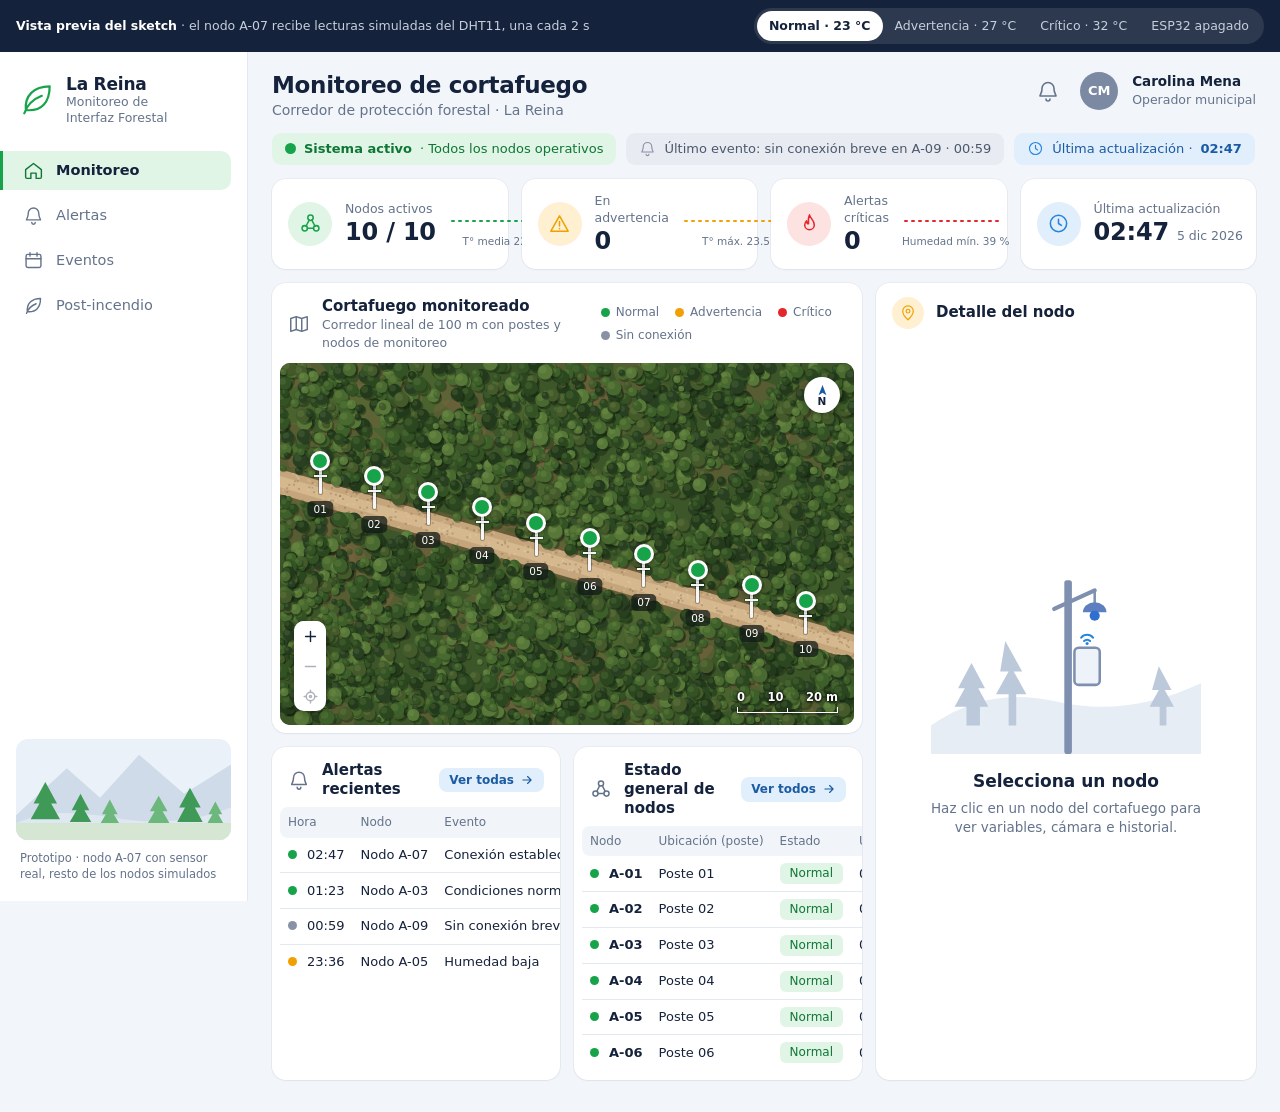
<file: Codigo/Cortafuego La Reina.html>
<!doctype html><html><head><meta charset=utf8><meta name=viewport content="width=device-width,initial-scale=1,viewport-fit=cover"><style>:root{color-scheme:light;box-sizing:border-box;padding-top:env(safe-area-inset-top,0px);padding-bottom:env(safe-area-inset-bottom,0px)}html{scroll-padding-top:env(safe-area-inset-top,0px)}body{margin:0;padding:0;font:14px -apple-system,BlinkMacSystemFont,sans-serif;background:#faf9f5;color:#141413}img{max-width:100%}[hidden]:not([hidden=until-found i]){display:none!important}</style></head><body>
<title>Cortafuego La Reina</title>
<style>
/* Layout: barra lateral fija + columna principal (chips, KPIs, mapa con tablas debajo, panel de detalle a la derecha) */
:root{
  --bg:#f2f6fb; --panel:#ffffff; --ink:#15223b; --muted:#64738a; --line:#e2e9f1; --soft:#f1f5fa;
  --ok:#17a34a; --ok-bg:#e1f5e6; --ok-ink:#0f7636;
  --warn:#f0a000; --warn-bg:#fff0d1; --warn-ink:#935700;
  --crit:#e5252c; --crit-bg:#fde2e2; --crit-ink:#b8151c;
  --off:#8892a4; --off-bg:#e8ecf2; --off-ink:#4c586b;
  --info:#2484df; --info-bg:#e1eefc; --info-ink:#1a5ba3;
  --r:14px;
  --font:"Segoe UI","Noto Sans",system-ui,-apple-system,"Helvetica Neue",Arial,sans-serif;
}
*{box-sizing:border-box}
[hidden]{display:none!important}
html{-webkit-text-size-adjust:100%}
body{margin:0;background:var(--bg);color:var(--ink);font:14px/1.4 var(--font)}
button{font:inherit;color:inherit}
h1,h2,h3,h4,p{margin:0}
h1,h2,h3,h4,b{font-weight:600}
.ic{width:24px;height:24px;fill:none;stroke:currentColor;stroke-width:1.6;stroke-linecap:round;stroke-linejoin:round;flex:none}
:focus-visible{outline:3px solid var(--info);outline-offset:2px}

/* tonos de estado: cada uno define color, fondo y tinta */
.t-ok{--c:var(--ok);--cb:var(--ok-bg);--ci:var(--ok-ink)}
.t-warn{--c:var(--warn);--cb:var(--warn-bg);--ci:var(--warn-ink)}
.t-crit{--c:var(--crit);--cb:var(--crit-bg);--ci:var(--crit-ink)}
.t-off{--c:var(--off);--cb:var(--off-bg);--ci:var(--off-ink)}
.t-info{--c:var(--info);--cb:var(--info-bg);--ci:var(--info-ink)}
.dot{display:inline-flex;align-items:center;justify-content:center;width:12px;height:12px;border-radius:50%;background:var(--c);flex:none;color:#fff;font:600 10px/1 var(--font);font-style:normal}
.pill{display:inline-block;padding:2px 10px;border-radius:6px;background:var(--cb);color:var(--ci);font-size:12px;white-space:nowrap}
.badge{min-width:19px;height:19px;border-radius:10px;background:var(--crit);color:#fff;font-size:11px;font-weight:600;display:inline-flex;align-items:center;justify-content:center;padding:0 6px}

.app{display:grid;grid-template-columns:248px minmax(0,1fr);min-height:100vh}

/* ---------- barra lateral ---------- */
.side{background:var(--panel);border-right:1px solid var(--line);padding:22px 0 18px;display:flex;flex-direction:column;position:sticky;top:0;height:100vh}
.brand{display:flex;gap:10px;align-items:center;padding:0 18px;margin-bottom:26px}
.brand svg{width:38px;height:38px;color:var(--ok);stroke-width:1.4}
.brand b{display:block;font-size:17px;letter-spacing:-.2px;line-height:1.2}
.brand span{display:block;font-size:12.5px;color:var(--muted);line-height:1.25}
.nav{display:flex;flex-direction:column;gap:6px;padding-right:16px}
.nav button{display:flex;align-items:center;gap:12px;border:0;border-left:3px solid transparent;background:none;padding:9px 14px 9px 20px;border-radius:0 10px 10px 0;cursor:pointer;font-size:14.5px;color:var(--muted);text-align:left}
.nav button:hover{background:var(--soft)}
.nav button.on{background:var(--ok-bg);color:var(--ink);font-weight:600;border-left-color:var(--ok)}
.nav button.on .ic{color:var(--ok-ink)}
.nav .ic{width:21px;height:21px}
.nav .badge{margin-left:auto}
.sideFoot{margin-top:auto;padding:0 16px}
.sideFoot svg{width:100%;height:auto;display:block;border-radius:12px}
.sideFoot p{font-size:11.5px;color:var(--muted);margin:10px 4px 0}

/* ---------- cabecera ---------- */
.main{padding:20px 24px 32px;min-width:0}
.top{display:flex;align-items:flex-start;justify-content:space-between;gap:16px;margin-bottom:12px}
.top h1{font-size:23px;line-height:1.15;letter-spacing:-.3px;text-wrap:balance}
.top p{margin-top:3px;font-size:14px;color:var(--muted)}
.who{display:flex;align-items:center;gap:14px;flex:none}
.bell{position:relative;border:0;background:none;cursor:pointer;padding:6px;border-radius:10px;color:var(--muted);display:flex}
.bell .ic{width:24px;height:24px}
.bell .badge{position:absolute;top:-3px;right:-5px}
.avatar{width:38px;height:38px;font-size:13px;border-radius:50%;background:#7b89a2;color:#fff;font-weight:600;display:flex;align-items:center;justify-content:center;flex:none}
.who b{display:block;font-size:13.5px}
.who small{color:var(--muted);font-size:12.5px}
.chips{display:flex;flex-wrap:wrap;gap:10px;margin-bottom:14px}
.chip{display:inline-flex;align-items:center;gap:8px;padding:7px 13px;border-radius:9px;font-size:13px;background:var(--cb);color:var(--ci);min-width:0}
.chip .ic{width:17px;height:17px;color:var(--c)}
.chip b{font-weight:600}
.chip .dot{width:11px;height:11px}

/* ---------- tarjetas ---------- */
.card{background:var(--panel);border-radius:var(--r);box-shadow:0 1px 2px rgba(21,34,59,.05),0 0 0 1px rgba(21,34,59,.04);min-width:0}
.kpis{display:grid;grid-template-columns:repeat(4,minmax(0,1fr));gap:14px;margin-bottom:14px}
.kpi{display:flex;align-items:center;gap:13px;padding:13px 16px}
.ico{width:44px;height:44px;border-radius:50%;background:var(--cb);color:var(--c);display:flex;align-items:center;justify-content:center;flex:none}
.ico .ic{width:23px;height:23px}
.ico.sm{width:32px;height:32px}
.ico.sm .ic{width:18px;height:18px}
.kpi .lab{font-size:12.5px;color:var(--muted)}
.kpi .num{font-size:24px;font-weight:600;line-height:1.2;letter-spacing:-.2px;font-variant-numeric:tabular-nums;white-space:nowrap}
.kpi .fecha{font-size:12.5px;letter-spacing:0;color:var(--muted);margin-left:8px;font-weight:400;white-space:nowrap}
.sp{margin-left:auto;text-align:right;flex:none}
.sp svg{width:104px;height:34px;display:block}
.sp small{font-size:10.5px;color:var(--muted);white-space:nowrap}

.board{display:grid;grid-template-columns:minmax(0,1fr) 380px;gap:14px;align-items:stretch}
.left{display:grid;gap:14px;min-width:0;align-content:start}
.tables{display:grid;grid-template-columns:1fr 1fr;gap:14px}
.cardHead{display:flex;align-items:center;gap:12px;padding:14px 16px 8px}
.cardHead>.ic{width:22px;height:22px;color:var(--muted)}
.cardHead h2{font-size:15px;line-height:1.25}
.cardHead p{margin-top:1px;font-size:12.5px;color:var(--muted)}
.legend{margin-left:auto;display:flex;flex-wrap:wrap;gap:6px 16px;font-size:12px;color:var(--muted)}
.legend span{display:inline-flex;align-items:center;gap:6px}
.legend .dot{width:9px;height:9px}
.link{margin-left:auto;border:0;background:var(--info-bg);color:var(--info-ink);border-radius:8px;padding:4px 10px;font-size:12px;font-weight:600;cursor:pointer;display:inline-flex;gap:6px;align-items:center;white-space:nowrap}
.link .ic{width:14px;height:14px;stroke-width:2}

/* ---------- mapa ---------- */
.map{position:relative;margin:4px 8px 8px;height:362px;border-radius:10px;overflow:hidden;background:#3d5629;touch-action:pan-y;user-select:none;-webkit-user-select:none}
.map.zoomed{touch-action:none;cursor:grab}
.mapInner{position:absolute;left:0;top:0;width:100%;height:100%}
.mapInner canvas{position:absolute;left:0;top:0;width:100%;height:100%;display:block}
.capa{position:absolute;left:0;top:0;width:100%;height:100%}
.poste{position:absolute;width:0;height:0;padding:0;border:0;background:none;cursor:pointer;z-index:1}
.poste:focus{outline:none}
.poste:hover,.poste:focus-visible{z-index:4}
.poste.sel{z-index:3}
.palo{position:absolute;left:-1.5px;bottom:0;width:3px;height:44px;background:#f4f6f8;border-radius:2px;box-shadow:0 0 0 1px rgba(0,0,0,.28)}
.palo:before{content:"";position:absolute;left:-5px;top:9px;width:13px;height:2px;background:#f4f6f8;box-shadow:0 0 0 1px rgba(0,0,0,.2)}
.pin{position:absolute;left:-10px;bottom:39px;display:flex;align-items:center;gap:7px;background:#fff;color:var(--ink);border-radius:11px;padding:3px;font-size:11.5px;font-weight:600;white-space:nowrap;box-shadow:0 1px 5px rgba(0,0,0,.4)}
.pin .dot{width:14px;height:14px;font-size:10px}
.pin b{display:none;padding-right:7px}
.poste.lbl .pin b,.poste:hover .pin b,.poste:focus-visible .pin b{display:block}
.poste:not(.lbl) .palo{height:28px}
.poste:not(.lbl) .pin{bottom:23px}
.poste.sel .pin{box-shadow:0 0 0 2.5px var(--c),0 2px 8px rgba(0,0,0,.45)}
.poste:focus-visible .pin{outline:3px solid #fff;outline-offset:3px}
.pl{position:absolute;top:7px;left:0;transform:translateX(-50%);background:rgba(18,26,22,.74);color:#fff;font-size:10.5px;padding:1px 6px;border-radius:5px;white-space:nowrap}
.zoom{position:absolute;left:14px;bottom:14px;display:flex;flex-direction:column;background:#fff;border-radius:10px;box-shadow:0 2px 8px rgba(0,0,0,.35);overflow:hidden;z-index:5}
.zoom button{width:32px;height:30px;border:0;background:#fff;cursor:pointer;display:flex;align-items:center;justify-content:center}
.zoom button:hover{background:var(--soft)}
.zoom button:disabled{opacity:.35;cursor:default}
.zoom .ic{width:17px;height:17px;stroke-width:2}
.norte{position:absolute;right:14px;top:14px;width:36px;height:36px;border-radius:50%;background:#fff;box-shadow:0 2px 8px rgba(0,0,0,.35);display:flex;flex-direction:column;align-items:center;justify-content:center;font-size:10.5px;font-weight:600;line-height:1;z-index:5}
.norte svg{width:11px;height:11px;fill:var(--info-ink)}
.escala{position:absolute;right:16px;bottom:12px;color:#fff;font-size:11.5px;font-weight:600;text-shadow:0 1px 3px #000,0 0 2px #000;z-index:5}
.nums{display:flex;justify-content:space-between;margin-bottom:2px}
.barra{height:6px;border:1.5px solid #fff;border-top:0;position:relative;filter:drop-shadow(0 1px 1px rgba(0,0,0,.7))}
.barra:after{content:"";position:absolute;left:50%;bottom:0;width:1.5px;height:4px;margin-left:-1px;background:#fff}

/* ---------- tablas ---------- */
.tw{overflow-x:auto;padding:0 8px 10px}
table{width:100%;border-collapse:collapse;font-size:13px}
th{font-weight:400;color:var(--muted);font-size:12px;text-align:left;padding:7px 8px;background:var(--soft);white-space:nowrap}
th:first-child{border-radius:8px 0 0 8px}
th:last-child{border-radius:0 8px 8px 0}
td{padding:7px 8px;border-bottom:1px solid var(--line);white-space:nowrap;font-variant-numeric:tabular-nums}
tr:last-child td{border-bottom:0}
td .dot{width:9px;height:9px;vertical-align:0;margin-right:10px}
tr.clic{cursor:pointer}
tr.clic:hover td,tr.clic.sel td{background:var(--soft)}
td.nada{color:var(--muted);padding:18px 8px;white-space:normal}

/* ---------- panel de detalle ---------- */
.detalle{display:flex;flex-direction:column}
.x{margin-left:auto;border:0;background:var(--soft);border-radius:8px;width:32px;height:32px;cursor:pointer;display:flex;align-items:center;justify-content:center}
.x .ic{width:18px;height:18px}
.vacio{flex:1;display:flex;flex-direction:column;align-items:center;justify-content:center;text-align:center;padding:16px 28px 36px}
.vacio svg{width:100%;max-width:270px;height:auto}
.vacio h3{margin:16px 0 5px;font-size:17px}
.vacio p{color:var(--muted);font-size:13.5px;max-width:32ch}
.ficha{padding:2px 16px 16px;display:grid;gap:12px}
.fichaTop{display:flex;align-items:center;gap:10px;flex-wrap:wrap}
.fichaTop h3{font-size:18px}
.meta{font-size:12.5px;color:var(--muted);margin-top:-6px}
.vars{display:grid;grid-template-columns:1fr 1fr;gap:8px}
.var{background:var(--soft);border-radius:10px;padding:10px 12px;min-width:0}
.var span{display:block;font-size:11.5px;color:var(--muted)}
.var b{font-size:19px;font-variant-numeric:tabular-nums}
.var b small{font-size:12px;font-weight:400}
.var.pend b{color:#a2acbc;font-weight:400}
.var em{display:block;font-style:normal;font-size:11px;color:var(--muted)}
.graf h4{font-size:12.5px;font-weight:600;display:flex;justify-content:space-between;gap:8px;margin-bottom:2px}
.graf h4 span{font-weight:400;color:var(--muted);font-variant-numeric:tabular-nums}
.graf svg{width:100%;height:auto;display:block;touch-action:pan-y}
.ax{font-size:10.5px;fill:var(--muted)}
.nota{font-size:13px;color:var(--muted);padding:8px 0}
.cam{border-radius:10px;background:#1c2637;color:#b9c3d3;padding:14px;text-align:center;font-size:12.5px}
.cam b{display:block;color:#fff;font-size:13px;margin-bottom:2px}
.hist{list-style:none;margin:0;padding:0;font-size:12.5px}
.hist .dot{width:9px;height:9px}
.hist li{display:flex;align-items:center;gap:10px;padding:6px 0;border-bottom:1px solid var(--line)}
.hist li:last-child{border-bottom:0}
.hist time{color:var(--muted);font-variant-numeric:tabular-nums}

/* ---------- otras vistas ---------- */
.dos{display:grid;grid-template-columns:1.2fr .8fr;gap:14px;align-items:start}
.lista{padding:0 16px 14px;display:grid;gap:8px}
.alerta{display:flex;align-items:center;gap:12px;flex-wrap:wrap;background:var(--cb);border-radius:10px;padding:12px 14px}
.alerta b{font-size:14px}
.alerta span{font-size:12.5px;color:var(--ci)}
.alerta .link{background:#fff}
.pasos{margin:0;padding:4px 16px 16px;list-style:none;counter-reset:p;display:grid;gap:12px}
.pasos li{counter-increment:p;display:grid;grid-template-columns:26px 1fr;gap:12px;font-size:12.5px;color:var(--muted)}
.pasos li:before{content:counter(p);width:26px;height:26px;font-size:12px;border-radius:50%;background:var(--ok-bg);color:var(--ok-ink);font-weight:600;display:flex;align-items:center;justify-content:center}
.pasos b{display:block;color:var(--ink);font-size:13.5px}
.comp{padding:0 16px 14px}
.metric{display:flex;justify-content:space-between;gap:12px;border-top:1px solid var(--line);padding:9px 0;font-size:13px}
.metric:first-child{border-top:0}
.metric b{color:#a2acbc;font-weight:400}
.texto{padding:0 16px 16px;font-size:13px;color:var(--muted);max-width:75ch}

@media(max-width:1180px){
  .board{grid-template-columns:minmax(0,1fr)}
  .left{display:contents}
  .detalle{order:2}
  .tables{order:3}
  .kpis{grid-template-columns:1fr 1fr}
  .vacio svg{max-width:240px}
}
@media(max-width:820px){
  .app{display:block}
  .side{position:static;height:auto;padding:12px 0 8px;border-right:0;border-bottom:1px solid var(--line)}
  .brand{margin-bottom:10px;padding:0 16px}
  .brand svg{width:30px;height:30px}
  .brand b{font-size:15.5px}
  .brand span{font-size:12px}
  .nav{flex-direction:row;gap:4px;padding:0 12px;overflow-x:auto}
  .nav button{border-left:0;border-radius:10px;padding:8px 12px;font-size:13.5px;gap:8px;white-space:nowrap}
  .nav .ic{width:18px;height:18px}
  .nav .badge{margin-left:2px}
  .sideFoot{display:none}
  .main{padding:16px}
  .top h1{font-size:20px}
  .top p{font-size:13px}
  .who div{display:none}
  .tables,.dos{grid-template-columns:minmax(0,1fr)}
  .map{height:300px}
  .cardHead{flex-wrap:wrap}
  .legend{margin-left:0;width:100%}
}
@media(max-width:520px){
  .kpis{grid-template-columns:minmax(0,1fr)}
  .chip{width:100%}
  .nav{display:grid;grid-template-columns:1fr 1fr}
  th,td{padding:7px 5px;white-space:normal}
  td .dot{margin-right:6px}
  td:first-child,td:last-child{white-space:nowrap}
}
</style>
<style>
/* ---- solo vista previa: no es parte del sketch ---- */
.preview{display:flex;flex-wrap:wrap;gap:8px 16px;align-items:center;justify-content:space-between;padding:8px 16px;background:var(--ink);color:#c6cfdd;font-size:12.5px}
.preview b{color:#fff;font-weight:600}
.seg{display:inline-flex;flex-wrap:wrap;background:rgba(255,255,255,.1);border-radius:999px;padding:3px}
.seg button{color:#c6cfdd;background:none;border:0;border-radius:999px;padding:6px 12px;cursor:pointer;font-size:12.5px}
.seg button[aria-pressed="true"]{background:#fff;color:var(--ink);font-weight:600}
.seg button:focus-visible{outline-color:#fff}
@media(min-width:821px){.app{min-height:calc(100vh - 51px)}.side{height:calc(100vh - 51px)}}
</style>




<svg width="0" height="0" style="position:absolute" aria-hidden="true">
  <symbol id="i-home" viewBox="0 0 24 24"><path d="M3 11l9-7 9 7v8.5a1.5 1.5 0 0 1-1.5 1.5H15v-6H9v6H4.5A1.5 1.5 0 0 1 3 19.500z"/></symbol>
  <symbol id="i-bell" viewBox="0 0 24 24"><path d="M6 9.500a6 6 0 0 1 12 0c0 5 2 6 2 7.500H4c0-1.500 2-2.500 2-7.500zM10 20a2 2 0 0 0 4 0"/></symbol>
  <symbol id="i-cal" viewBox="0 0 24 24"><rect x="3.500" y="5" width="17" height="15" rx="2"/><path d="M3.500 10h17M8 3v4M16 3v4"/></symbol>
  <symbol id="i-leaf" viewBox="0 0 24 24"><path d="M5 19C4 10 10 4 20 4c0 10-5 16-15 15zM4 21c2-6 6-9 11-11"/></symbol>
  <symbol id="i-nodes" viewBox="0 0 24 24"><circle cx="12" cy="6" r="2.800"/><circle cx="6" cy="17" r="2.800"/><circle cx="18" cy="17" r="2.800"/><path d="M10.600 8.400L7.400 14.600M13.400 8.400l3.200 6.200M8.800 17h6.400"/></symbol>
  <symbol id="i-warn" viewBox="0 0 24 24"><path d="M12 4l9 16H3zM12 10v4.500M12 17.300v.200"/></symbol>
  <symbol id="i-fire" viewBox="0 0 24 24"><path d="M12 3c1 4 5 5.500 5 10.500a5 5 0 0 1-10 0c0-2 1-3.200 2-4.200 0 2 1 3 2 3 0-3-1-5.300 1-9.300z"/></symbol>
  <symbol id="i-clock" viewBox="0 0 24 24"><circle cx="12" cy="12" r="8.500"/><path d="M12 7.500V12l3 2"/></symbol>
  <symbol id="i-map" viewBox="0 0 24 24"><path d="M3 6l6-2 6 2 6-2v14l-6 2-6-2-6 2zM9 4v14M15 6v14"/></symbol>
  <symbol id="i-pin" viewBox="0 0 24 24"><path d="M12 21s7-6.200 7-11.500a7 7 0 0 0-14 0C5 14.800 12 21 12 21z"/><circle cx="12" cy="9.500" r="2.500"/></symbol>
  <symbol id="i-arrow" viewBox="0 0 24 24"><path d="M5 12h14M13 6l6 6-6 6"/></symbol>
  <symbol id="i-x" viewBox="0 0 24 24"><path d="M6 6l12 12M18 6L6 18"/></symbol>
  <symbol id="i-plus" viewBox="0 0 24 24"><path d="M12 5v14M5 12h14"/></symbol>
  <symbol id="i-minus" viewBox="0 0 24 24"><path d="M5 12h14"/></symbol>
  <symbol id="i-target" viewBox="0 0 24 24"><circle cx="12" cy="12" r="6"/><circle cx="12" cy="12" r="1.500"/><path d="M12 3v3M12 18v3M3 12h3M18 12h3"/></symbol>
</svg>


<div class="preview">
  <span><b>Vista previa del sketch</b> · el nodo A-07 recibe lecturas simuladas del DHT11, una cada 2 s</span>
  <span class="seg" role="group" aria-label="Escenario simulado para el nodo A-07">
    <button type="button" id="sim-normal" aria-pressed="true">Normal · 23 °C</button>
    <button type="button" id="sim-alerta" aria-pressed="false">Advertencia · 27 °C</button>
    <button type="button" id="sim-critico" aria-pressed="false">Crítico · 32 °C</button>
    <button type="button" id="sim-off" aria-pressed="false">ESP32 apagado</button>
  </span>
</div>
<div class="app">

  <aside class="side">
    <div class="brand">
      <svg class="ic" aria-hidden="true"><use href="#i-leaf"/></svg>
      <div><b>La Reina</b><span>Monitoreo de<br>Interfaz Forestal</span></div>
    </div>
    <nav class="nav" id="nav" aria-label="Secciones">
      <button type="button" class="on" data-v="monitoreo"><svg class="ic" aria-hidden="true"><use href="#i-home"/></svg>Monitoreo</button>
      <button type="button" data-v="alertas"><svg class="ic" aria-hidden="true"><use href="#i-bell"/></svg>Alertas<span class="badge" id="navBadge" hidden></span></button>
      <button type="button" data-v="eventos"><svg class="ic" aria-hidden="true"><use href="#i-cal"/></svg>Eventos</button>
      <button type="button" data-v="post"><svg class="ic" aria-hidden="true"><use href="#i-leaf"/></svg>Post-incendio</button>
    </nav>
    <div class="sideFoot">
      <svg viewBox="0 0 220 104" aria-hidden="true">
        <rect width="220" height="104" fill="#eaf1f8"/>
        <path d="M0 78L52 30l34 30 40-44 46 40 48-30v78H0z" fill="#cfdbe8"/>
        <path d="M0 86c40-16 70-10 110-4s80 0 110-12v34H0z" fill="#dfe8f1"/>
        <g fill="#3f9a57"><path d="M30 44l12 22h-6l9 16H15l9-16h-6z"/><path d="M66 56l9 17h-5l7 12H55l7-12h-5z"/><path d="M178 50l11 20h-6l8 15h-26l8-15h-6z"/></g>
        <g fill="#6cb77b"><path d="M96 62l8 15h-4l6 10H86l6-10h-4z"/><path d="M146 58l9 16h-5l7 12h-22l7-12h-5z"/><path d="M204 64l7 13h-4l5 9h-16l5-9h-4z"/></g>
        <rect y="86" width="220" height="18" fill="#d5e6d3"/>
      </svg>
      <p id="pie">Prototipo · Sistema de Monitoreo de Interfaz Forestal</p>
    </div>
  </aside>

  <main class="main">
    <header class="top">
      <div>
        <h1 id="titulo">Monitoreo de cortafuego</h1>
        <p>Corredor de protección forestal · La Reina</p>
      </div>
      <div class="who">
        <button type="button" class="bell" id="bell" aria-label="Ver alertas"><svg class="ic" aria-hidden="true"><use href="#i-bell"/></svg><span class="badge" id="bellBadge" hidden></span></button>
        <span class="avatar" aria-hidden="true">CM</span>
        <div><b>Carolina Mena</b><small>Operador municipal</small></div>
      </div>
    </header>

    <div class="chips">
      <span class="chip t-ok" id="chipSis"></span>
      <span class="chip t-off" id="chipEv"></span>
      <span class="chip t-info" id="chipAct"></span>
    </div>

    <section class="vista" id="v-monitoreo">
      <div class="kpis">
        <div class="card kpi t-ok"><span class="ico"><svg class="ic" aria-hidden="true"><use href="#i-nodes"/></svg></span><div><div class="lab">Nodos activos</div><div class="num" id="kAct">--</div></div><div class="sp"><div id="sp1"></div><small id="sc1"></small></div></div>
        <div class="card kpi t-warn"><span class="ico"><svg class="ic" aria-hidden="true"><use href="#i-warn"/></svg></span><div><div class="lab">En advertencia</div><div class="num" id="kAdv">--</div></div><div class="sp"><div id="sp2"></div><small id="sc2"></small></div></div>
        <div class="card kpi t-crit"><span class="ico"><svg class="ic" aria-hidden="true"><use href="#i-fire"/></svg></span><div><div class="lab">Alertas críticas</div><div class="num" id="kCrit">--</div></div><div class="sp"><div id="sp3"></div><small id="sc3"></small></div></div>
        <div class="card kpi t-info"><span class="ico"><svg class="ic" aria-hidden="true"><use href="#i-clock"/></svg></span><div><div class="lab">Última actualización</div><div class="num"><span id="kHora">--:--</span><span class="fecha" id="kFecha"></span></div></div></div>
      </div>

      <div class="board">
        <div class="left">
          <div class="card">
            <div class="cardHead">
              <svg class="ic" aria-hidden="true"><use href="#i-map"/></svg>
              <div><h2>Cortafuego monitoreado</h2><p>Corredor lineal de 100 m con postes y nodos de monitoreo</p></div>
              <div class="legend">
                <span><i class="dot t-ok"></i>Normal</span><span><i class="dot t-warn"></i>Advertencia</span><span><i class="dot t-crit"></i>Crítico</span><span><i class="dot t-off"></i>Sin conexión</span>
              </div>
            </div>
            <div class="map" id="map">
              <div class="mapInner" id="mapInner"><canvas id="terreno"></canvas><div class="capa" id="capa"></div></div>
              <div class="norte" aria-label="Norte"><svg viewBox="0 0 14 14" aria-hidden="true"><path d="M7 0l5 13-5-3-5 3z"/></svg>N</div>
              <div class="zoom">
                <button type="button" id="zIn" aria-label="Acercar"><svg class="ic" aria-hidden="true"><use href="#i-plus"/></svg></button>
                <button type="button" id="zOut" aria-label="Alejar"><svg class="ic" aria-hidden="true"><use href="#i-minus"/></svg></button>
                <button type="button" id="zFit" aria-label="Ver todo el corredor"><svg class="ic" aria-hidden="true"><use href="#i-target"/></svg></button>
              </div>
              <div class="escala" id="escala"></div>
            </div>
          </div>

          <div class="tables">
            <div class="card">
              <div class="cardHead"><svg class="ic" aria-hidden="true"><use href="#i-bell"/></svg><h2>Alertas recientes</h2><button type="button" class="link" id="verAlertas">Ver todas<svg class="ic" aria-hidden="true"><use href="#i-arrow"/></svg></button></div>
              <div class="tw"><table><thead><tr><th>Hora</th><th>Nodo</th><th>Evento</th><th>Estado</th></tr></thead><tbody id="tAlertas"></tbody></table></div>
            </div>
            <div class="card">
              <div class="cardHead"><svg class="ic" aria-hidden="true"><use href="#i-nodes"/></svg><h2>Estado general de nodos</h2><button type="button" class="link" id="verNodos">Ver todos<svg class="ic" aria-hidden="true"><use href="#i-arrow"/></svg></button></div>
              <div class="tw"><table><thead><tr><th>Nodo</th><th>Ubicación (poste)</th><th>Estado</th><th>Última actualización</th></tr></thead><tbody id="tNodos"></tbody></table></div>
            </div>
          </div>
        </div>

        <aside class="card detalle" id="detalle">
          <div class="cardHead"><span class="ico sm t-warn"><svg class="ic" aria-hidden="true"><use href="#i-pin"/></svg></span><h2>Detalle del nodo</h2><button type="button" class="x" id="cerrar" aria-label="Cerrar detalle" hidden><svg class="ic" aria-hidden="true"><use href="#i-x"/></svg></button></div>
          <div class="vacio" id="vacio">
            <svg viewBox="0 0 320 230" aria-hidden="true">
              <path d="M0 196c50-34 96-40 150-28s110 6 170-22v84H0z" fill="#e6edf5"/>
              <g fill="#bcc9da"><path d="M48 122l16 30h-8l12 22h-10v22H42v-22H28l12-22h-8z"/><path d="M88 96l20 36h-10l15 27h-12v37h-9v-37H77l15-27H82z"/><path d="M270 126l15 28h-8l11 20h-9v22h-8v-22h-12l11-20h-8z"/></g>
              <rect x="158" y="24" width="9" height="206" rx="3" fill="#7e8fb0"/>
              <path d="M146 58l48-22" stroke="#7e8fb0" stroke-width="5" stroke-linecap="round"/>
              <path d="M194 36v20" stroke="#7e8fb0" stroke-width="3"/>
              <path d="M180 62a14 12 0 0 1 28 0z" fill="#5d7fc0"/><circle cx="194" cy="66" r="6" fill="#2f6fd0"/>
              <rect x="170" y="104" width="30" height="44" rx="5" fill="#eef3f9" stroke="#7e8fb0" stroke-width="3"/>
              <g fill="none" stroke="#2484df" stroke-width="2.500" stroke-linecap="round"><path d="M178 92a9 9 0 0 1 14 0"/><path d="M181.500 96a5 5 0 0 1 7 0"/></g>
              <circle cx="185" cy="99" r="1.800" fill="#2484df"/>
            </svg>
            <h3>Selecciona un nodo</h3>
            <p>Haz clic en un nodo del cortafuego para ver variables, cámara e historial.</p>
          </div>
          <div class="ficha" id="ficha" hidden>
            <div class="fichaTop"><h3 id="dNombre"></h3><span id="dEstado"></span></div>
            <p class="meta" id="dMeta"></p>
            <div class="vars">
              <div class="var"><span>Temperatura</span><b id="dTemp"></b></div>
              <div class="var"><span>Humedad</span><b id="dHum"></b></div>
              <div class="var pend"><span>Viento</span><b>-- <small>m/s</small></b><em>Anemómetro por conectar</em></div>
              <div class="var pend"><span>Material particulado</span><b>-- <small>µg/m³</small></b><em>PM2.5 por conectar</em></div>
            </div>
            <div class="graf"><h4>Temperatura (°C)<span id="lTemp"></span></h4><div id="gTemp"></div></div>
            <div class="graf"><h4>Humedad (%)<span id="lHum"></span></h4><div id="gHum"></div></div>
            <div class="cam"><b>Cámara RGB + térmica</b>Aún no conectada al prototipo</div>
            <div class="graf"><h4>Historial del nodo</h4><ul class="hist" id="dHist"></ul></div>
          </div>
        </aside>
      </div>
    </section>

    <section class="vista" id="v-alertas" hidden>
      <div class="dos">
        <div class="card"><div class="cardHead"><svg class="ic" aria-hidden="true"><use href="#i-bell"/></svg><div><h2>Alertas activas</h2><p>Nodos que requieren revisión del operador.</p></div></div><div class="lista" id="activas"></div></div>
        <div class="card"><div class="cardHead"><svg class="ic" aria-hidden="true"><use href="#i-fire"/></svg><div><h2>Secuencia de respuesta</h2><p>Qué ocurre cuando el sistema detecta una condición crítica.</p></div></div>
          <ol class="pasos">
            <li><div><b>Detectar anomalía</b>Comparar las variables con los rangos definidos.</div></li>
            <li><div><b>Revisar evidencia</b>Variables, cámara RGB/térmica y ubicación del poste.</div></li>
            <li><div><b>Clasificar nivel</b>Normal, advertencia o crítico según las reglas.</div></li>
            <li><div><b>Notificar</b>Operador municipal y equipos de emergencia.</div></li>
            <li><div><b>Registrar evento</b>Guardar hora, nodo, variables e historial.</div></li>
          </ol>
        </div>
      </div>
    </section>

    <section class="vista" id="v-eventos" hidden>
      <div class="card"><div class="cardHead"><svg class="ic" aria-hidden="true"><use href="#i-cal"/></svg><div><h2>Registro de eventos</h2><p>Cambios de estado desde que se abrió esta página. Se reinicia al recargarla.</p></div></div>
        <div class="tw"><table><thead><tr><th>Fecha</th><th>Hora</th><th>Nodo</th><th>Ubicación (poste)</th><th>Evento</th><th>Estado</th></tr></thead><tbody id="tEventos"></tbody></table></div>
      </div>
    </section>

    <section class="vista" id="v-post" hidden>
      <div class="dos" style="grid-template-columns:1fr 1fr">
        <div class="card"><div class="cardHead"><h2>Antes del evento</h2></div><div class="comp"><div class="metric"><span>Humedad del suelo</span><b>-- %</b></div><div class="metric"><span>Temperatura del suelo</span><b>-- °C</b></div><div class="metric"><span>pH</span><b>--</b></div><div class="metric"><span>NPK</span><b>--</b></div><div class="metric"><span>Conductividad</span><b>-- µS/cm</b></div></div></div>
        <div class="card"><div class="cardHead"><h2>Después del evento</h2></div><div class="comp"><div class="metric"><span>Humedad del suelo</span><b>-- %</b></div><div class="metric"><span>Temperatura del suelo</span><b>-- °C</b></div><div class="metric"><span>pH</span><b>--</b></div><div class="metric"><span>NPK</span><b>--</b></div><div class="metric"><span>Conductividad</span><b>-- µS/cm</b></div></div></div>
      </div>
      <div class="card" style="margin-top:14px"><div class="cardHead"><svg class="ic" aria-hidden="true"><use href="#i-leaf"/></svg><div><h2>Interpretación</h2><p>Módulo de suelo por conectar. Esta pantalla no muestra lecturas hasta que existan.</p></div></div>
        <p class="texto">Cuando el módulo de suelo esté instalado, el sistema comparará el estado previo guardado en el historial con la medición posterior al incendio y generará un reporte técnico del corredor.</p>
      </div>
    </section>
  </main>
</div>


<script>
/* ---- solo vista previa: reemplaza el endpoint /data del ESP32 por lecturas simuladas ---- */
(function(){
  var T = [22.8, 23.0, 23.2, 22.9, 23.2, 23.4, 23.4, 23.4, 23.2, 23.1, 23.3, 23.4, 23.5, 23.2, 23.1, 23.4, 23.3, 23.3, 23.2, 23.3, 23.5, 23.4, 23.2, 23.2, 22.9, 22.9, 23.1, 23.1, 23.2, 23.5], H = [44, 44, 45, 44, 44, 43, 42, 42, 42, 42, 42, 41, 40, 41, 41, 41, 42, 42, 43, 43, 43, 42, 41, 41, 42, 41, 41, 41, 40, 40], objT = 23.4, objH = 41, primera = true, apagado = false;
  function medir(){
    var t = T[T.length-1], h = H[H.length-1];
    t += (objT - t)*0.3 + (Math.random()-0.5)*0.4; h += (objH - h)*0.3 + (Math.random()-0.5)*1.4;
    T.shift(); H.shift(); T.push(Math.round(t*10)/10); H.push(Math.round(h));
  }
  function jsonDatos(){
    var t = T[T.length-1];
    return JSON.stringify({temperatura:t, humedad:H[H.length-1], estado: t >= 30 ? "CRITICO" : t >= 25 ? "ALERTA" : "NORMAL",
      nodo:"A-07", zona:"Interfaz La Reina", umbralAlerta:25, umbralCritico:30, lecturas:30, edadMs:400, historialTemp:T, historialHum:H});
  }
  var real = window.fetch;
  window.fetch = function(u){
    if (String(u) === "/data"){
      if (apagado) return Promise.reject(new TypeError("sin red"));
      if (primera) primera = false; else medir();
      return Promise.resolve(new Response(jsonDatos(), {headers:{"Content-Type":"application/json"}}));
    }
    return real.apply(this, arguments);
  };
  var esc = {normal:[23.4,41], alerta:[27.2,30], critico:[32.4,21], off:null};
  Object.keys(esc).forEach(function(k){
    document.getElementById("sim-"+k).addEventListener("click", function(){
      apagado = !esc[k]; if (esc[k]) { objT = esc[k][0]; objH = esc[k][1]; }
      Object.keys(esc).forEach(function(j){ document.getElementById("sim-"+j).setAttribute("aria-pressed", String(j===k)); });
    });
  });
})();
</script>
<script>
(function(){
"use strict";

/* ================= CONFIGURACION ================= */
var NODO_REAL="A-07";  /* nodo que corresponde al DHT11 conectado al ESP32 */
var DEMO=true;         /* true: los otros nodos muestran datos simulados. false: aparecen sin conexion */
var TOTAL=10;          /* postes del corredor, uno por nodo */
var LARGO_M=100;       /* largo del cortafuego en metros */
var MAXH=30;           /* lecturas que guarda cada grafico */
var CADA_MS=2000;      /* cada cuanto se consulta al ESP32 */

var EST={normal:{t:"Normal",c:"ok",g:""},adv:{t:"Advertencia",c:"warn",g:"!"},crit:{t:"Crítico",c:"crit",g:"!"},off:{t:"Sin conexión",c:"off",g:"×"}};
var ORDEN={crit:0,adv:1,off:2,normal:3};
var MESES=["ene","feb","mar","abr","may","jun","jul","ago","sep","oct","nov","dic"];
var TIT={monitoreo:"Monitoreo de cortafuego",alertas:"Alertas",eventos:"Eventos",post:"Post-incendio"};
var ZOOMS=[1,1.6,2.4];

var nodos=[],eventos=[],sel=null,vista="monitoreo",verTodos=false;
var umbral={adv:25,crit:30},serie={tm:[],tx:[],hm:[]};
var zi=0,foco={x:.5,y:.5};

function $(id){return document.getElementById(id);}
function p2(n){return (n<10?"0":"")+n;}
function hm(d){return d?p2(d.getHours())+":"+p2(d.getMinutes()):"--:--";}
function hms(d){return d?hm(d)+":"+p2(d.getSeconds()):"--:--";}
function fecha(d){return d.getDate()+" "+MESES[d.getMonth()]+" "+d.getFullYear();}
function r1(v){return Math.round(v*10)/10;}
function set(el,h){if(el.__h!==h){el.innerHTML=h;el.__h=h;}}
function ic(n){return '<svg class="ic" aria-hidden="true"><use href="#i-'+n+'"/></svg>';}
function pill(e){return '<span class="pill t-'+EST[e].c+'">'+EST[e].t+'</span>';}
function dot(e){return '<i class="dot t-'+EST[e].c+'"></i>';}
function nodo(id){for(var i=0;i<nodos.length;i++){if(nodos[i].id===id){return nodos[i];}}return null;}
function metros(n){return Math.round((n.poste-1)*LARGO_M/(TOTAL-1));}

/* ================= DATOS ================= */
function paso(n){
  n.temp=r1(n.temp+(n.bt-n.temp)*.15+(Math.random()-.5)*.5);
  n.hum=Math.round(n.hum+(n.bh-n.hum)*.15+(Math.random()-.5)*1.6);
  n.ht.push(n.temp);n.hh.push(n.hum);
  if(n.ht.length>MAXH){n.ht.shift();n.hh.shift();}
}
function iniciar(){
  var ahora=Date.now(),i,j,n;
  for(i=0;i<TOTAL;i++){
    n={id:"A-"+p2(i+1),poste:i+1,estado:"off",temp:null,hum:null,ht:[],hh:[],ultima:null,desde:new Date(ahora)};
    n.real=n.id===NODO_REAL;
    if(DEMO&&!n.real){
      n.bt=21+Math.random()*2.6;n.bh=39+Math.random()*8;n.temp=n.bt;n.hum=n.bh;
      for(j=0;j<MAXH;j++){paso(n);}
      n.estado="normal";n.ultima=new Date(ahora-Math.random()*150000);
    }
    nodos.push(n);
  }
  if(DEMO){
    [[84,"A-03","Condiciones normales","normal"],[108,"A-09","Sin conexión breve","off"],[191,"A-05","Humedad baja","adv"]].forEach(function(s){
      var m=nodo(s[1]);
      if(m&&!m.real){eventos.push({t:new Date(ahora-s[0]*60000),id:m.id,poste:m.poste,txt:s[2],est:s[3]});}
    });
  }
  set($("pie"),"Prototipo · nodo "+NODO_REAL+" con sensor real"+(DEMO?", resto de los nodos simulados":""));
}
function registrar(n,txt,est){
  eventos.unshift({t:new Date(),id:n.id,poste:n.poste,txt:txt,est:est});
  if(eventos.length>200){eventos.pop();}
}
function cambiar(n,est,txt){
  if(n.estado===est){return;}
  n.estado=est;n.desde=new Date();registrar(n,txt,est);
}
function aplicar(n,d){
  var e=d.estado==="CRITICO"?"crit":d.estado==="ALERTA"?"adv":"normal";
  var txt=e==="crit"?"Temperatura crítica":e==="adv"?"Temperatura elevada":n.estado==="off"?"Conexión establecida":"Condiciones normales";
  n.temp=d.temperatura;n.hum=d.humedad;
  n.ht=d.historialTemp||[];n.hh=d.historialHum||[];
  n.ultima=new Date();
  if(d.umbralAlerta){umbral.adv=d.umbralAlerta;}
  if(d.umbralCritico){umbral.crit=d.umbralCritico;}
  cambiar(n,e,txt);
}
function leer(){
  return fetch("/data",{cache:"no-store"}).then(function(r){return r.json();}).catch(function(){return null;}).then(function(d){
    var real=nodo(NODO_REAL),t=[],h=[],s=0;
    if(real){
      if(d&&d.lecturas!==0&&!(d.edadMs>10000)){aplicar(real,d);}
      else{cambiar(real,"off",d?"Sensor sin respuesta":"Sin conexión");}
    }
    nodos.forEach(function(n){
      if(DEMO&&!n.real&&Math.random()<.3){paso(n);n.ultima=new Date();}
      if(n.estado!=="off"&&n.temp!==null){t.push(n.temp);h.push(n.hum);s+=n.temp;}
    });
    if(t.length){
      serie.tm.push(r1(s/t.length));serie.tx.push(Math.max.apply(null,t));serie.hm.push(Math.min.apply(null,h));
      if(serie.tm.length>MAXH){serie.tm.shift();serie.tx.shift();serie.hm.shift();}
    }
    pintar();
  });
}

/* ================= GRAFICOS ================= */
function spark(v,tono,nombre){
  var W=104,H=34,i,mn,mx,m,pts=[];
  if(v.length<2){return '<svg viewBox="0 0 104 34" aria-hidden="true"><line x1="3" y1="24" x2="101" y2="24" style="stroke:var(--'+tono+')" stroke-width="2" stroke-dasharray="2 5" stroke-linecap="round"/></svg>';}
  mn=Math.min.apply(null,v);mx=Math.max.apply(null,v);
  if(mx-mn<2){m=(mx+mn)/2;mn=m-1;mx=m+1;}
  for(i=0;i<v.length;i++){
    pts.push((4+i*(W-8)/(v.length-1)).toFixed(1)+","+(H-5-((v[i]-mn)/(mx-mn))*(H-10)).toFixed(1));
  }
  return '<svg viewBox="0 0 104 34" role="img" aria-label="Tendencia de '+nombre+'"><polyline points="'+pts.join(" ")+'" fill="none" style="stroke:var(--'+tono+')" stroke-width="2" stroke-linecap="round" stroke-linejoin="round"/></svg>';
}
function num(v){return v%1?v.toFixed(1):String(v);}
function grafico(v,tono,marcas,nombre){
  var W=340,H=116,L=34,R=330,T=10,B=86,i,lo,hi,pts=[],h,ult;
  if(!v||v.length<2){return '<p class="nota">Esperando lecturas del nodo.</p>';}
  lo=Math.floor(Math.min.apply(null,v)-1);hi=Math.ceil(Math.max.apply(null,v)+1);
  function Y(x){return B-((x-lo)/(hi-lo))*(B-T);}
  function X(k){return R-(v.length-1-k)*((R-L)/(MAXH-1));}
  h='<svg viewBox="0 0 '+W+' '+H+'" role="img" aria-label="'+nombre+', últimas '+v.length+' lecturas" data-n="'+v.length+'">';
  [lo,(lo+hi)/2,hi].forEach(function(g){
    h+='<line x1="'+L+'" x2="'+R+'" y1="'+Y(g).toFixed(1)+'" y2="'+Y(g).toFixed(1)+'" style="stroke:var(--line)" stroke-width="1"/><text class="ax" x="'+(L-6)+'" y="'+(Y(g)+4).toFixed(1)+'" text-anchor="end">'+num(g)+'</text>';
  });
  marcas.forEach(function(m){
    if(m.v>lo&&m.v<hi){h+='<line x1="'+L+'" x2="'+R+'" y1="'+Y(m.v).toFixed(1)+'" y2="'+Y(m.v).toFixed(1)+'" style="stroke:var(--'+m.c+')" stroke-width="1.500" stroke-dasharray="4 4"/><text class="ax" x="'+(L+4)+'" y="'+(Y(m.v)-4).toFixed(1)+'">'+m.t+'</text>';}
  });
  for(i=0;i<v.length;i++){pts.push(X(i).toFixed(1)+","+Y(v[i]).toFixed(1));}
  ult=v.length-1;
  h+='<polygon points="'+X(0).toFixed(1)+","+B+" "+pts.join(" ")+" "+R+","+B+'" style="fill:var(--'+tono+')" opacity=".12"/>';
  h+='<polyline points="'+pts.join(" ")+'" fill="none" style="stroke:var(--'+tono+')" stroke-width="2" stroke-linecap="round" stroke-linejoin="round"/>';
  h+='<line class="guia" x1="0" x2="0" y1="'+T+'" y2="'+B+'" style="stroke:var(--muted)" stroke-width="1" visibility="hidden"/>';
  h+='<circle class="punto" cx="'+X(ult).toFixed(1)+'" cy="'+Y(v[ult]).toFixed(1)+'" r="4.500" style="fill:var(--'+tono+')" stroke="#fff" stroke-width="2"/>';
  h+='<text class="ax" x="'+L+'" y="'+(H-8)+'">hace '+Math.round((MAXH-1)*CADA_MS/1000)+' s</text><text class="ax" x="'+R+'" y="'+(H-8)+'" text-anchor="end">ahora</text></svg>';
  return h;
}
/* lectura al pasar el cursor o el dedo por un grafico */
function sondear(caja,etq,vals,unidad){
  function mover(e){
    var svg=caja.querySelector("svg"),b,x,k,L=34,R=330,lo,hi,px,py;
    if(!svg||!vals().length){return;}
    b=svg.getBoundingClientRect();x=(e.clientX-b.left)/b.width*340;
    k=Math.round(vals().length-1-(R-x)/((R-L)/(MAXH-1)));
    k=Math.max(0,Math.min(vals().length-1,k));
    lo=Math.floor(Math.min.apply(null,vals())-1);hi=Math.ceil(Math.max.apply(null,vals())+1);
    px=R-(vals().length-1-k)*((R-L)/(MAXH-1));py=86-((vals()[k]-lo)/(hi-lo))*76;
    svg.querySelector(".guia").setAttribute("x1",px);svg.querySelector(".guia").setAttribute("x2",px);
    svg.querySelector(".guia").setAttribute("visibility","visible");
    svg.querySelector(".punto").setAttribute("cx",px);svg.querySelector(".punto").setAttribute("cy",py);
    etq.textContent=num(vals()[k])+" "+unidad+" · hace "+Math.round((vals().length-1-k)*CADA_MS/1000)+" s";
    caja.__fijo=true;
  }
  caja.addEventListener("pointermove",mover);
  caja.addEventListener("pointerdown",mover);
  caja.addEventListener("pointerleave",function(){caja.__fijo=false;caja.__h=null;pintarDetalle();});
}

/* ================= MAPA ================= */
function pos(i){return {x:7+i*(84.6/(TOTAL-1)),y:36+i*(38.7/(TOTAL-1))};}
function azar(a){return function(){a|=0;a=a+0x6D2B79F5|0;var t=Math.imul(a^a>>>15,1|a);t=t+Math.imul(t^t>>>7,61|t)^t;return ((t^t>>>14)>>>0)/4294967296;};}
function terreno(){
  var c=$("terreno"),caja=$("mapInner"),w=caja.clientWidth,h=caja.clientHeight;
  if(!w||!h){return;}
  var dpr=Math.min(window.devicePixelRatio||1,2),g=c.getContext("2d"),s=azar(11),u=Math.sqrt(w*h/(900*362)),i,x,y,r,d,col;
  var a=pos(-1.6),b=pos(TOTAL+.6),ax=a.x/100*w,ay=a.y/100*h,bx=b.x/100*w,by=b.y/100*h,len=Math.sqrt((bx-ax)*(bx-ax)+(by-ay)*(by-ay)),nx=-(by-ay)/len,ny=(bx-ax)/len,hw=15*u;
  var verdes=["#223a1b","#2a4720","#335325","#3d5f29","#48692f","#577838","#283f22","#445a2b"];
  function camino(ancho,color){g.strokeStyle=color;g.lineWidth=ancho;g.beginPath();g.moveTo(ax,ay);g.lineTo(bx,by);g.stroke();}
  c.width=Math.round(w*dpr);c.height=Math.round(h*dpr);g.setTransform(dpr,0,0,dpr,0,0);
  g.fillStyle="#3d5629";g.fillRect(0,0,w,h);
  for(i=0;i<90;i++){
    x=s()*w;y=s()*h;r=(14+s()*34)*u;
    g.fillStyle=i%3?"rgba(125,100,66,.42)":"rgba(86,110,52,.5)";
    g.beginPath();g.ellipse(x,y,r,r*(.5+s()*.4),s()*3,0,6.3);g.fill();
  }
  camino(2*hw+9*u,"rgba(118,94,60,.55)");camino(2*hw,"#c5a57b");camino(hw*.9,"#d5b88e");
  for(i=0;i<520;i++){
    d=s();r=(s()-.5)*2*hw;x=ax+(bx-ax)*d+nx*r;y=ay+(by-ay)*d+ny*r;
    g.fillStyle=i%2?"rgba(96,74,46,.28)":"rgba(236,216,180,.3)";g.fillRect(x,y,1.6*u+.6,1.6*u+.6);
  }
  for(i=0;i<3800;i++){
    x=s()*w;y=s()*h;r=(3.2+s()*6.6)*u;col=verdes[Math.floor(s()*verdes.length)];
    d=Math.abs((x-ax)*nx+(y-ay)*ny);
    if(d<hw+r*.5){continue;}
    g.fillStyle="rgba(14,24,10,.34)";g.beginPath();g.arc(x+r*.28,y+r*.32,r,0,6.3);g.fill();
    g.fillStyle=col;g.beginPath();g.arc(x,y,r,0,6.3);g.fill();
    g.fillStyle="rgba(196,220,128,.11)";g.beginPath();g.arc(x-r*.3,y-r*.3,r*.5,0,6.3);g.fill();
  }
}
function armarMapa(){
  var h="";
  nodos.forEach(function(n,i){
    var p=pos(i);
    h+='<button type="button" class="poste" data-id="'+n.id+'" style="left:'+p.x.toFixed(2)+'%;top:'+p.y.toFixed(2)+'%"><span class="pl"></span><span class="palo"></span><span class="pin"><i class="dot"></i><b>Nodo '+n.id+'</b></span></button>';
  });
  $("capa").innerHTML=h;
}
function pintarMapa(){
  var w=$("mapInner").clientWidth,sep=w*84.6/(TOTAL-1)/100,bts=$("capa").children;
  nodos.forEach(function(n,i){
    var b=bts[i],e=EST[n.estado],es=sel===n,ver=es||n.estado!=="normal"||(sep>=78&&i%2===0);
    b.className="poste t-"+e.c+(es?" sel":"")+(ver?" lbl":"");
    b.setAttribute("aria-label","Nodo "+n.id+", poste "+p2(n.poste)+", "+e.t);
    b.setAttribute("aria-pressed",es?"true":"false");
    b.querySelector(".dot").textContent=e.g;
    b.querySelector(".pl").textContent=sep>=66?"Poste "+p2(n.poste):p2(n.poste);
    b.querySelector(".pl").hidden=sep<30&&!es;
  });
}
function escala(){
  var w=$("mapInner").clientWidth,h=$("mapInner").clientHeight,a=pos(0),b=pos(TOTAL-1);
  var px=Math.sqrt(Math.pow((b.x-a.x)/100*w,2)+Math.pow((b.y-a.y)/100*h,2)),ppm=px/LARGO_M,ops=[100,50,20,10,4,2],L=2,i;
  for(i=0;i<ops.length;i++){if(ops[i]*ppm<=170){L=ops[i];break;}}
  set($("escala"),'<div class="nums"><span>0</span><span>'+L/2+'</span><span>'+L+' m</span></div><div class="barra" style="width:'+Math.round(L*ppm)+'px"></div>');
}
function encuadrar(redibujar){
  var z=ZOOMS[zi],caja=$("mapInner");
  foco.x=Math.max(.5/z,Math.min(1-.5/z,foco.x));foco.y=Math.max(.5/z,Math.min(1-.5/z,foco.y));
  caja.style.width=z*100+"%";caja.style.height=z*100+"%";
  caja.style.left=(.5-foco.x*z)*100+"%";caja.style.top=(.5-foco.y*z)*100+"%";
  if(redibujar){
    $("map").className="map"+(z>1?" zoomed":"");
    $("zIn").disabled=zi===ZOOMS.length-1;$("zOut").disabled=zi===0;$("zFit").disabled=zi===0;
    terreno();pintarMapa();escala();
  }
}
function arrastre(){
  var m=$("map"),ini=null;
  m.addEventListener("pointerdown",function(e){
    if(zi===0||e.target.closest("button")){return;}
    ini={x:e.clientX,y:e.clientY,fx:foco.x,fy:foco.y};m.setPointerCapture(e.pointerId);
  });
  m.addEventListener("pointermove",function(e){
    if(!ini){return;}
    var z=ZOOMS[zi];
    foco.x=ini.fx-(e.clientX-ini.x)/(m.clientWidth*z);foco.y=ini.fy-(e.clientY-ini.y)/(m.clientHeight*z);
    encuadrar(false);
  });
  function fin(){ini=null;}
  m.addEventListener("pointerup",fin);m.addEventListener("pointercancel",fin);
}

/* ================= PINTAR ================= */
function contar(e){return nodos.filter(function(n){return n.estado===e;}).length;}
function ultimaAct(){var u=null;nodos.forEach(function(n){if(n.ultima&&(!u||n.ultima>u)){u=n.ultima;}});return u;}
function filaEv(e,larga){
  return '<tr>'+(larga?'<td>'+fecha(e.t)+'</td>':'')+'<td>'+dot(e.est)+(larga?hms(e.t):hm(e.t))+'</td><td>Nodo '+e.id+'</td>'+(larga?'<td>Poste '+p2(e.poste)+'</td>':'')+'<td>'+e.txt+'</td><td>'+pill(e.est)+'</td></tr>';
}
function pintarDetalle(){
  var n=sel,propios;
  $("vacio").hidden=!!n;$("ficha").hidden=!n;$("cerrar").hidden=!n;
  if(!n){return;}
  set($("dNombre"),"Nodo "+n.id);
  set($("dEstado"),pill(n.estado));
  set($("dMeta"),"Poste "+p2(n.poste)+" · a "+metros(n)+" m del inicio del corredor<br>"+(n.real?"DHT11 · lectura real":DEMO?"Datos simulados · sin sensor instalado":"Sin sensor instalado")+(n.ultima?" · "+hms(n.ultima):""));
  set($("dTemp"),(n.temp===null?"--":n.temp.toFixed(1))+" <small>°C</small>");
  set($("dHum"),(n.hum===null?"--":Math.round(n.hum))+" <small>%</small>");
  if(!$("gTemp").__fijo){
    set($("gTemp"),grafico(n.ht,n.estado==="crit"?"crit":n.estado==="adv"?"warn":"ok",[{v:umbral.adv,c:"warn",t:"Advertencia "+umbral.adv+" °C"},{v:umbral.crit,c:"crit",t:"Crítico "+umbral.crit+" °C"}],"Temperatura"));
    set($("lTemp"),"últimas "+n.ht.length+" lecturas");
  }
  if(!$("gHum").__fijo){
    set($("gHum"),grafico(n.hh,"info",[],"Humedad"));
    set($("lHum"),"últimas "+n.hh.length+" lecturas");
  }
  propios=eventos.filter(function(e){return e.id===n.id;}).slice(0,4);
  set($("dHist"),propios.length?propios.map(function(e){return '<li>'+dot(e.est)+'<time>'+hm(e.t)+'</time><span>'+e.txt+'</span></li>';}).join(""):'<li>Sin eventos registrados.</li>');
}
function pintar(){
  var act=TOTAL-contar("off"),adv=contar("adv"),crit=contar("crit"),pend=TOTAL-contar("normal"),u=ultimaAct(),ev=null,i,lista,h;
  for(i=0;i<eventos.length;i++){if(eventos[i].est!=="normal"){ev=eventos[i];break;}}

  $("chipSis").className="chip t-"+(act===TOTAL?"ok":act===0?"off":"warn");
  set($("chipSis"),'<i class="dot"></i><b>'+(act===0?"Sin conexión":"Sistema activo")+'</b> · '+(act===TOTAL?"Todos los nodos operativos":act+" de "+TOTAL+" nodos operativos"));
  $("chipEv").className="chip t-"+(ev?EST[ev.est].c:"off");
  set($("chipEv"),ic(ev&&ev.est!=="off"?"fire":"bell")+(ev?"Último evento: "+ev.txt.toLowerCase()+" en "+ev.id+" · "+hm(ev.t):"Sin eventos registrados"));
  set($("chipAct"),ic("clock")+"Última actualización · <b>"+hm(u)+"</b>");

  set($("kAct"),act+" / "+TOTAL);set($("kAdv"),String(adv));set($("kCrit"),String(crit));
  set($("kHora"),hm(u));set($("kFecha"),u?fecha(u):"");
  set($("sp1"),spark(serie.tm,"ok","temperatura media"));set($("sc1"),"T° media "+(serie.tm.length?serie.tm[serie.tm.length-1].toFixed(1)+" °C":"--"));
  set($("sp2"),spark(serie.tx,"warn","temperatura máxima"));set($("sc2"),"T° máx. "+(serie.tx.length?serie.tx[serie.tx.length-1].toFixed(1)+" °C":"--"));
  set($("sp3"),spark(serie.hm,"crit","humedad mínima"));set($("sc3"),"Humedad mín. "+(serie.hm.length?Math.round(serie.hm[serie.hm.length-1])+" %":"--"));

  ["navBadge","bellBadge"].forEach(function(id){$(id).hidden=pend===0;$(id).textContent=pend;});
  $("bell").setAttribute("aria-label",pend?"Ver alertas: "+pend+" activas":"Ver alertas");

  pintarMapa();

  set($("tAlertas"),eventos.length?eventos.slice(0,4).map(function(e){return filaEv(e,false);}).join(""):'<tr><td class="nada" colspan="4">Sin eventos registrados.</td></tr>');
  lista=nodos.slice().sort(function(a,b){return ORDEN[a.estado]-ORDEN[b.estado]||a.poste-b.poste;});
  if(!verTodos){lista=lista.slice(0,6);}
  set($("tNodos"),lista.map(function(n){
    return '<tr class="clic'+(sel===n?" sel":"")+'" data-id="'+n.id+'" tabindex="0">'+'<td>'+dot(n.estado)+'<b>'+n.id+'</b></td><td>Poste '+p2(n.poste)+'</td><td>'+pill(n.estado)+'</td><td>'+hm(n.ultima)+'</td></tr>';
  }).join(""));
  set($("verNodos"),(verTodos?"Ver menos":"Ver todos")+ic("arrow"));

  pintarDetalle();

  h=nodos.filter(function(n){return n.estado!=="normal";}).sort(function(a,b){return ORDEN[a.estado]-ORDEN[b.estado];}).map(function(n){
    return '<div class="alerta t-'+EST[n.estado].c+'">'+dot(n.estado)+'<div><b>Nodo '+n.id+' · '+EST[n.estado].t+'</b><br><span>Poste '+p2(n.poste)+' · desde las '+hm(n.desde)+(n.temp!==null?' · '+n.temp.toFixed(1)+' °C, '+Math.round(n.hum)+' %':'')+'</span></div><button type="button" class="link" data-ver="'+n.id+'">Ver nodo'+ic("arrow")+'</button></div>';
  }).join("");
  set($("activas"),h||'<p class="nota">Sin alertas activas. Todos los nodos están en condición normal.</p>');
  set($("tEventos"),eventos.length?eventos.map(function(e){return filaEv(e,true);}).join(""):'<tr><td class="nada" colspan="6">Sin eventos registrados.</td></tr>');
}

/* ================= INTERACCION ================= */
function ir(v){
  vista=v;
  ["monitoreo","alertas","eventos","post"].forEach(function(k){$("v-"+k).hidden=k!==v;});
  [].forEach.call($("nav").children,function(b){var on=b.getAttribute("data-v")===v;b.className=on?"on":"";if(on){b.setAttribute("aria-current","page");}else{b.removeAttribute("aria-current");}});
  $("titulo").textContent=TIT[v];
  window.scrollTo(0,0);
  if(v==="monitoreo"){encuadrar(true);}
}
function elegir(id){
  var p;
  sel=id?nodo(id):null;
  $("gTemp").__fijo=false;$("gHum").__fijo=false;
  if(sel){p=pos(sel.poste-1);foco={x:p.x/100,y:p.y/100};encuadrar(false);}
  pintar();
  if(sel&&window.matchMedia("(max-width:1180px)").matches){$("detalle").scrollIntoView({block:"nearest"});}
}
function eventosUI(){
  $("nav").addEventListener("click",function(e){var b=e.target.closest("button");if(b){ir(b.getAttribute("data-v"));}});
  $("bell").addEventListener("click",function(){ir("alertas");});
  $("verAlertas").addEventListener("click",function(){ir("alertas");});
  $("verNodos").addEventListener("click",function(){verTodos=!verTodos;pintar();});
  $("cerrar").addEventListener("click",function(){elegir(null);});
  $("capa").addEventListener("click",function(e){var b=e.target.closest(".poste");if(b){elegir(sel&&sel.id===b.getAttribute("data-id")?null:b.getAttribute("data-id"));}});
  $("tNodos").addEventListener("click",function(e){var f=e.target.closest("tr[data-id]");if(f){elegir(f.getAttribute("data-id"));}});
  $("tNodos").addEventListener("keydown",function(e){var f=e.target.closest("tr[data-id]");if(f&&(e.key==="Enter"||e.key===" ")){e.preventDefault();elegir(f.getAttribute("data-id"));}});
  $("activas").addEventListener("click",function(e){var b=e.target.closest("[data-ver]");if(b){ir("monitoreo");elegir(b.getAttribute("data-ver"));}});
  $("zIn").addEventListener("click",function(){if(zi<ZOOMS.length-1){zi++;encuadrar(true);}});
  $("zOut").addEventListener("click",function(){if(zi>0){zi--;encuadrar(true);}});
  $("zFit").addEventListener("click",function(){zi=0;foco={x:.5,y:.5};encuadrar(true);});
  sondear($("gTemp"),$("lTemp"),function(){return sel?sel.ht:[];},"°C");
  sondear($("gHum"),$("lHum"),function(){return sel?sel.hh:[];},"%");
  arrastre();
  var espera=null;
  window.addEventListener("resize",function(){clearTimeout(espera);espera=setTimeout(function(){if(vista==="monitoreo"){encuadrar(true);}},120);});
}

iniciar();armarMapa();eventosUI();encuadrar(true);pintar();
leer();setInterval(leer,CADA_MS);
})();
</script>
</body></html>
</file>
